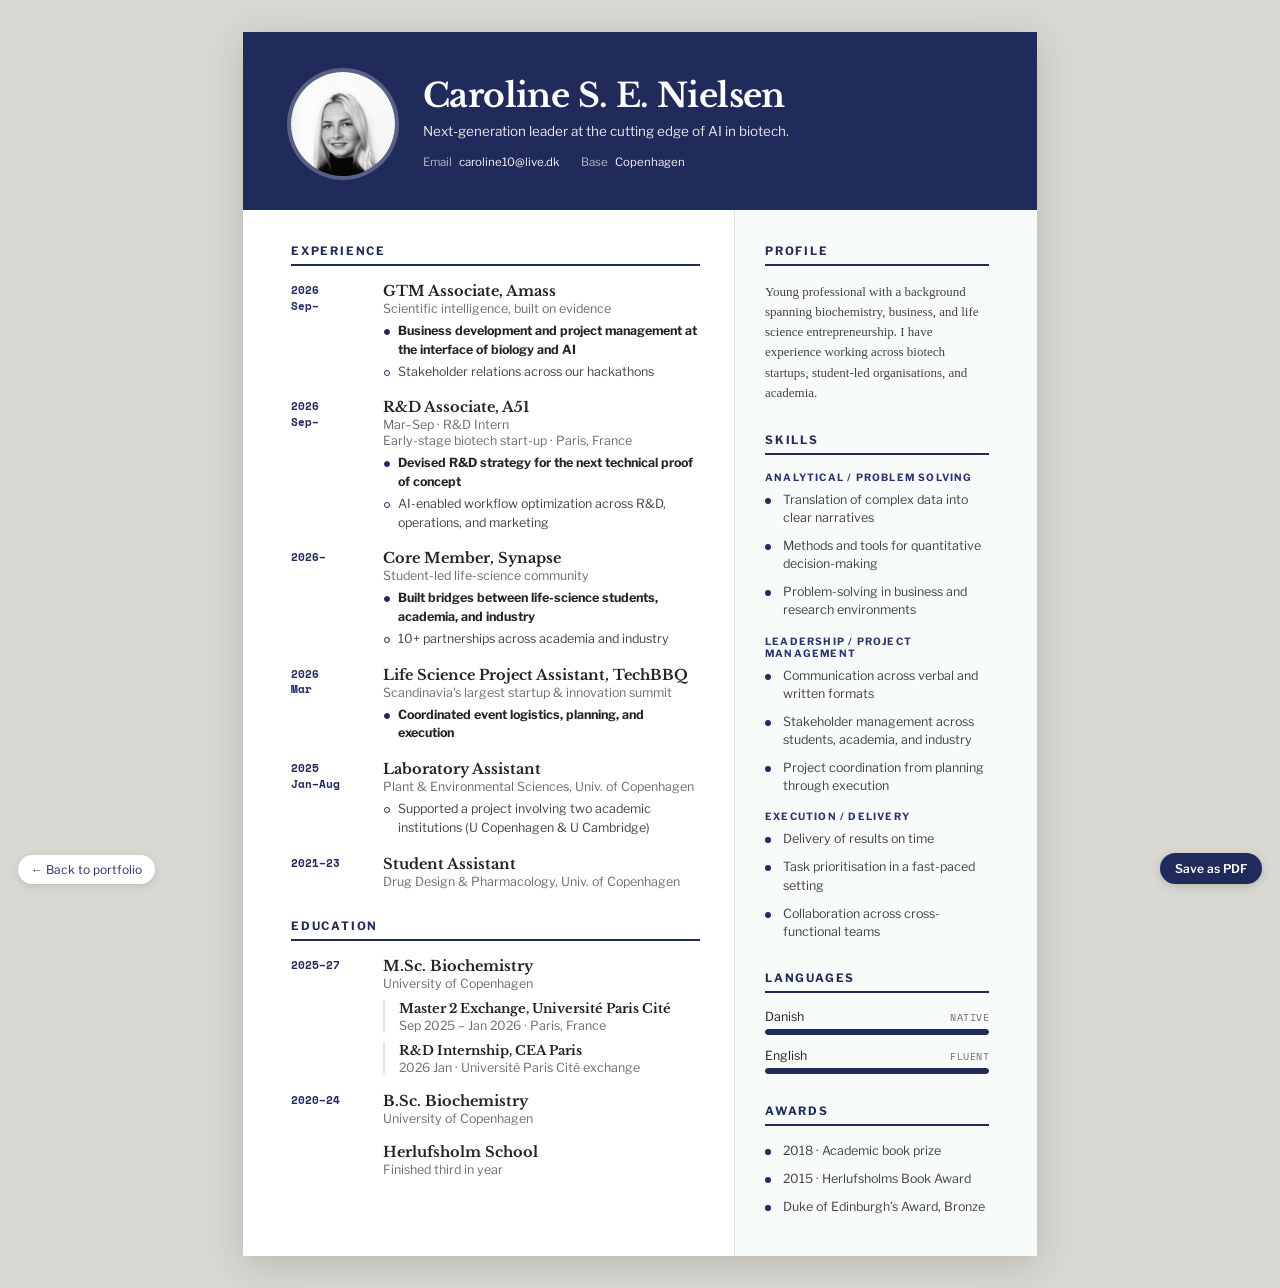
<file: docs/cv.html>
<!DOCTYPE html>
<html lang="en">
<head>
<meta charset="utf-8" />
<meta name="viewport" content="width=device-width, initial-scale=1" />
<title>Caroline S. E. Nielsen — CV</title>
<link rel="preconnect" href="https://fonts.googleapis.com" />
<link rel="preconnect" href="https://fonts.gstatic.com" crossorigin />
<link href="https://fonts.googleapis.com/css2?family=Libre+Franklin:wght@400;500;600;700&family=Libre+Baskerville:ital,wght@0,400;0,700;1,400&family=Space+Mono:wght@400;700&display=swap" rel="stylesheet" />
<style>
  :root {
    --accent: #202A5B;      /* Neon Navy, lightened a step */
    --display: 'Libre Baskerville', Georgia, serif;
    --accent-deep: #283471; /* lighter than --accent so hover stays perceptible */
    --ink: #23231f;
    --ink2: #6f6e69;
    --line: #e7e6e0;
    --paper: #ffffff;
    --sans: 'Libre Franklin', 'Helvetica Neue', Helvetica, Arial, sans-serif;
    --mono: 'Space Mono', monospace;
  }
  * { box-sizing: border-box; }
  html, body { margin: 0; }
  body { background: #d9d8d2; font-family: var(--sans); color: var(--ink);
         padding: 32px; display: flex; justify-content: center; -webkit-font-smoothing: antialiased; }

  .sheet { width: 794px; min-height: 1123px; background: var(--paper);
           box-shadow: 0 8px 40px rgba(0,0,0,.16); position: relative; overflow: hidden; }

  /* ---------- banner ---------- */
  .banner { background: var(--accent); color: #fff; padding: 40px 48px 34px;
            display: flex; gap: 28px; align-items: center; }
  .banner .banner-photo { width: 104px; height: 104px; flex: 0 0 auto; object-fit: cover;
            object-position: 50% 35%; box-shadow: 0 0 0 4px rgba(255,255,255,.25); border-radius: 50%; }
  .banner .banner-photo-fallback { width: 104px; height: 104px; flex: 0 0 auto; border-radius: 50%;
            box-shadow: 0 0 0 4px rgba(255,255,255,.25); display: flex; align-items: center;
            justify-content: center; background: rgba(255,255,255,.18); color: #fff;
            font-family: var(--display); font-size: 34px; font-weight: 700; }
  .banner-name { font-family: var(--display); font-size: 33px; font-weight: 700; line-height: 1.02; letter-spacing: -.6px; }
  /* the tagline needs the full column to stay on one line; the 90% cap left
     it 23px short. Narrow phones step the type down instead of wrapping. */
  .banner-tag { font-size: 13.5px; font-weight: 400; line-height: 1.45;
                color: rgba(255,255,255,.9); margin-top: 9px; max-width: 100%; }
  @media (max-width: 420px) { .banner-tag { font-size: 12.5px; } }
  @media (max-width: 360px) { .banner-tag { font-size: 10.5px; } }
  .banner-contacts { display: flex; flex-wrap: wrap; gap: 8px 22px; margin-top: 14px;
            font-family: var(--sans); font-size: 11.5px; color: rgba(255,255,255,.95); }
  .banner-contacts span { display: inline-flex; align-items: baseline; gap: 7px; }
  .banner-contacts em { font-style: normal; opacity: .7; }

  /* ---------- body grid ---------- */
  .body { display: grid; grid-template-columns: 1.62fr 1fr; gap: 0; }
  .col-main { padding: 34px 34px 40px 48px; }
  .col-rail { padding: 34px 48px 40px 30px; border-left: 1px solid var(--line);
              background: oklch(0.985 0.004 185); }

  .sec { font-size: 11.5px; font-weight: 700; text-transform: uppercase; letter-spacing: 1.8px;
         color: var(--accent); padding-bottom: 6px; border-bottom: 2px solid var(--accent);
         margin: 0 0 16px; }
  .sec.mt { margin-top: 30px; }

  /* timeline entries */
  .entry { display: grid; grid-template-columns: 78px 1fr; gap: 14px; margin-bottom: 17px; }
  .entry:last-child { margin-bottom: 0; }
  .yr { font-family: var(--mono); font-size: 10.5px; font-weight: 700; color: var(--accent);
        line-height: 1.5; padding-top: 1px; }
  .role { font-family: var(--display); font-size: 14.5px; font-weight: 700; color: var(--ink); }
  .org { font-size: 12.5px; color: var(--ink2); margin-top: 1px; }
  .desc { font-size: 12.5px; line-height: 1.5; color: #45443f; margin: 6px 0 0; }
  .desc-list { list-style: none; font-size: 12.5px; line-height: 1.5; color: #45443f; margin: 6px 0 0; padding-left: 0; }
  .desc-list li { position: relative; padding-left: 15px; margin-bottom: 3px; }
  .desc-list li:last-child { margin-bottom: 0; }
  .desc-list li::before { content: ''; position: absolute; left: 1px; top: 7px; width: 4px; height: 4px;
            border-radius: 50%; border: 1.4px solid var(--accent); }
  .desc-list li.main { font-weight: 700; color: var(--ink); }
  .desc-list li.main::before { background: var(--accent); }
  .sub { margin-top: 9px; padding-left: 14px; border-left: 2px solid var(--line); }
  .sub .role { font-size: 13px; }

  /* rail */
  .profile { font-size: 12.5px; line-height: 1.55; color: #45443f; margin: 0; }
  .chips { display: flex; flex-wrap: wrap; gap: 7px; }
  .chip { font-size: 11px; font-weight: 500; padding: 5px 11px; border: 1px solid var(--accent);
          color: var(--accent-deep); border-radius: 999px; background: rgba(255,255,255,.6); white-space: nowrap; }
  .softskills { list-style: none; margin: 0; padding: 0; }
  .softskills li { position: relative; padding-left: 18px; font-size: 12.5px; line-height: 1.45;
          color: #45443f; margin-bottom: 10px; }
  .softskills li:last-child { margin-bottom: 0; }
  .softskills li::before { content: ''; position: absolute; left: 0; top: 7px; width: 6px; height: 6px;
          border-radius: 50%; background: var(--accent); }
  .ss-note { font-family: var(--mono); font-size: 10px; color: var(--ink2); }
  .ss-cat { font-size: 10px; font-weight: 700; text-transform: uppercase; letter-spacing: 1.2px;
            color: var(--accent-deep); margin: 15px 0 8px; }
  .softlist { list-style: none; margin: 0; padding: 0; }
  .softlist li { font-size: 12.5px; line-height: 1.42; color: #45443f; position: relative;
                 padding-left: 16px; margin-bottom: 9px; }
  .softlist li:last-child { margin-bottom: 0; }
  .softlist li::before { content: ''; position: absolute; left: 0; top: 7px; width: 6px; height: 6px;
                 background: var(--accent); border-radius: 50%; }
  .lang { margin-bottom: 13px; }
  .lang:last-child { margin-bottom: 0; }
  .lang-top { display: flex; justify-content: space-between; align-items: baseline;
              font-size: 12.5px; margin-bottom: 5px; }
  .lang-lvl { font-family: var(--mono); font-size: 9.5px; color: var(--ink2); text-transform: uppercase; letter-spacing: .5px; }
  .lang-track { height: 6px; background: #e3e2db; border-radius: 4px; overflow: hidden; }
  .lang-fill { height: 100%; background: var(--accent); border-radius: 4px; }

  .backlink { position: fixed; left: 18px; bottom: 16px; font-family: 'Libre Franklin', sans-serif;
              font-size: 12px; color: var(--accent-deep); text-decoration: none; background: #fff;
              padding: 7px 13px; border-radius: 999px; box-shadow: 0 2px 10px rgba(0,0,0,.12); }
  .backlink:hover { background: var(--accent); color: #fff; }

  .pdf-btn { position: fixed; right: 18px; bottom: 16px; font-family: 'Libre Franklin', sans-serif;
             font-size: 12px; font-weight: 600; color: #fff; background: var(--accent); border: 0;
             cursor: pointer; padding: 8px 15px; border-radius: 999px; box-shadow: 0 2px 10px rgba(0,0,0,.16); }
  .pdf-btn:hover { background: var(--accent-deep); }

  @media print {
    @page { size: A4 portrait; margin: 0; }
    html, body { background: #fff; padding: 0; margin: 0; -webkit-print-color-adjust: exact; print-color-adjust: exact; }
    .sheet { box-shadow: none; width: 100%; min-height: 100vh; }
    .backlink, .pdf-btn { display: none !important; }
    .banner { padding: 28px 48px 24px; }
    .col-main { padding-top: 24px; padding-bottom: 22px; }
    .col-rail { padding-top: 24px; padding-bottom: 22px; }
    .entry { margin-bottom: 12px; }
    .sec { margin-bottom: 12px; }
    .sec.mt { margin-top: 15px; }
    .softskills li { margin-bottom: 7px; }
    .ss-cat { margin-top: 11px; }
    .lang { margin-bottom: 10px; }
  }

  /* ---------- mobile ---------- */
  @media (max-width: 640px) {
    body { padding: 0; }
    .sheet { width: 100%; min-height: 0; box-shadow: none; }
    .banner { flex-direction: column; text-align: center; align-items: center; padding: 30px 22px 26px; }
    .banner-tag, .banner-contacts { max-width: 100%; }
    .banner-contacts { justify-content: center; }
    .body { grid-template-columns: 1fr; }
    .col-main { padding: 26px 22px 20px; }
    .col-rail { padding: 22px 22px 30px; border-left: none; border-top: 1px solid var(--line); background: #fff; }
    .entry { grid-template-columns: 62px 1fr; gap: 12px; }
    .backlink { left: 12px; bottom: 12px; }
    .pdf-btn { right: 12px; bottom: 12px; }
  }
</style>
</head>
<body>
  <main class="sheet">
    <header class="banner">
      <img class="banner-photo" src="caroline-photo.png" alt="Caroline S. E. Nielsen"
           onerror="this.outerHTML='&lt;div class=&quot;banner-photo-fallback&quot; aria-label=&quot;Caroline S. E. Nielsen&quot;&gt;CN&lt;/div&gt;'" />
      <div>
        <div class="banner-name">Caroline S. E. Nielsen</div>
        <div class="banner-tag">Next-generation leader at the cutting edge of AI in biotech.</div>
        <div class="banner-contacts">
          <span><em>Email</em> caroline10@live.dk</span>
          <span><em>Base</em> Copenhagen</span>
        </div>
      </div>
    </header>

    <div class="body">
      <section class="col-main">
        <h2 class="sec">Experience</h2>

        <div class="entry">
          <div class="yr">2026<br />Sep–</div>
          <div>
            <div class="role">GTM Associate, Amass</div>
            <div class="org">Scientific intelligence, built on evidence</div>
            <ul class="desc-list">
              <li class="main">Business development and project management at the interface of biology and AI</li>
              <li>Stakeholder relations across our hackathons</li>
            </ul>
          </div>
        </div>

        <div class="entry">
          <div class="yr">2026<br />Sep–</div>
          <div>
            <div class="role">R&amp;D Associate, A51</div>
            <div class="org">Mar–Sep · R&amp;D Intern</div>
            <div class="org">Early-stage biotech start-up · Paris, France</div>
            <ul class="desc-list">
              <li class="main">Devised R&amp;D strategy for the next technical proof of concept</li>
              <li>AI-enabled workflow optimization across R&amp;D, operations, and marketing</li>
            </ul>
          </div>
        </div>

        <div class="entry">
          <div class="yr">2026–</div>
          <div>
            <div class="role">Core Member, Synapse</div>
            <div class="org">Student-led life-science community</div>
            <ul class="desc-list">
              <li class="main">Built bridges between life-science students, academia, and industry</li>
              <li>10+ partnerships across academia and industry</li>
            </ul>
          </div>
        </div>

        <div class="entry">
          <div class="yr">2026<br />Mar</div>
          <div>
            <div class="role">Life Science Project Assistant, TechBBQ</div>
            <div class="org">Scandinavia's largest startup &amp; innovation summit</div>
            <ul class="desc-list">
              <li class="main">Coordinated event logistics, planning, and execution</li>
            </ul>
          </div>
        </div>

        <div class="entry">
          <div class="yr">2025<br />Jan–Aug</div>
          <div>
            <div class="role">Laboratory Assistant</div>
            <div class="org">Plant &amp; Environmental Sciences, Univ. of Copenhagen</div>
            <ul class="desc-list">
              <li>Supported a project involving two academic institutions (U Copenhagen &amp; U Cambridge)</li>
            </ul>
          </div>
        </div>

        <div class="entry">
          <div class="yr">2021–23</div>
          <div>
            <div class="role">Student Assistant</div>
            <div class="org">Drug Design &amp; Pharmacology, Univ. of Copenhagen</div>
          </div>
        </div>

        <h2 class="sec mt">Education</h2>

        <div class="entry">
          <div class="yr">2025–27</div>
          <div>
            <div class="role">M.Sc. Biochemistry</div>
            <div class="org">University of Copenhagen</div>
            <div class="sub">
              <div class="role">Master 2 Exchange, Université Paris Cité</div>
              <div class="org">Sep 2025 – Jan 2026 · Paris, France</div>
            </div>
            <div class="sub">
              <div class="role">R&amp;D Internship, CEA Paris</div>
              <div class="org">2026 Jan · Université Paris Cité exchange</div>
            </div>
          </div>
        </div>

        <div class="entry">
          <div class="yr">2020–24</div>
          <div>
            <div class="role">B.Sc. Biochemistry</div>
            <div class="org">University of Copenhagen</div>
          </div>
        </div>

        <div class="entry">
          <div class="yr"></div>
          <div>
            <div class="role">Herlufsholm School</div>
            <div class="org">Finished third in year</div>
          </div>
        </div>
      </section>

      <aside class="col-rail">
        <h2 class="sec">Profile</h2>
        <p class="profile" style="font-family: 'Helvetica Neue'; font-size: 13px;">Young professional with a background spanning biochemistry, business, and life science entrepreneurship. I have experience working across biotech startups, student-led organisations, and academia.</p>

        <h2 class="sec mt">Skills</h2>

        <div class="ss-cat">Analytical / Problem solving</div>
        <ul class="softskills">
          <li>Translation of complex data into clear narratives</li>
          <li>Methods and tools for quantitative decision-making</li>
          <li>Problem-solving in business and research environments</li>
        </ul>

        <div class="ss-cat">Leadership / Project management</div>
        <ul class="softskills">
          <li>Communication across verbal and written formats</li>
          <li>Stakeholder management across students, academia, and industry</li>
          <li>Project coordination from planning through execution</li>
        </ul>

        <div class="ss-cat">Execution / Delivery</div>
        <ul class="softskills">
          <li>Delivery of results on time</li>
          <li>Task prioritisation in a fast-paced setting</li>
          <li>Collaboration across cross-functional teams</li>
        </ul>

        <h2 class="sec mt">Languages</h2>
        <div class="lang">
          <div class="lang-top"><span>Danish</span><span class="lang-lvl">Native</span></div>
          <div class="lang-track"><div class="lang-fill" style="width:100%"></div></div>
        </div>
        <div class="lang">
          <div class="lang-top"><span>English</span><span class="lang-lvl">Fluent</span></div>
          <div class="lang-track"><div class="lang-fill" style="width:100%"></div></div>
        </div>

        <h2 class="sec mt">Awards</h2>
        <ul class="softskills">
          <li>2018 · Academic book prize</li>
          <li>2015 · Herlufsholms Book Award</li>
          <li>Duke of Edinburgh&rsquo;s Award, Bronze</li>
        </ul>
      </aside>
    </div>
  </main>

  <a class="backlink" href="index.html">← Back to portfolio</a>
  <button class="pdf-btn" onclick="window.print()">Save as PDF</button>
</body>
</html>
</file>
